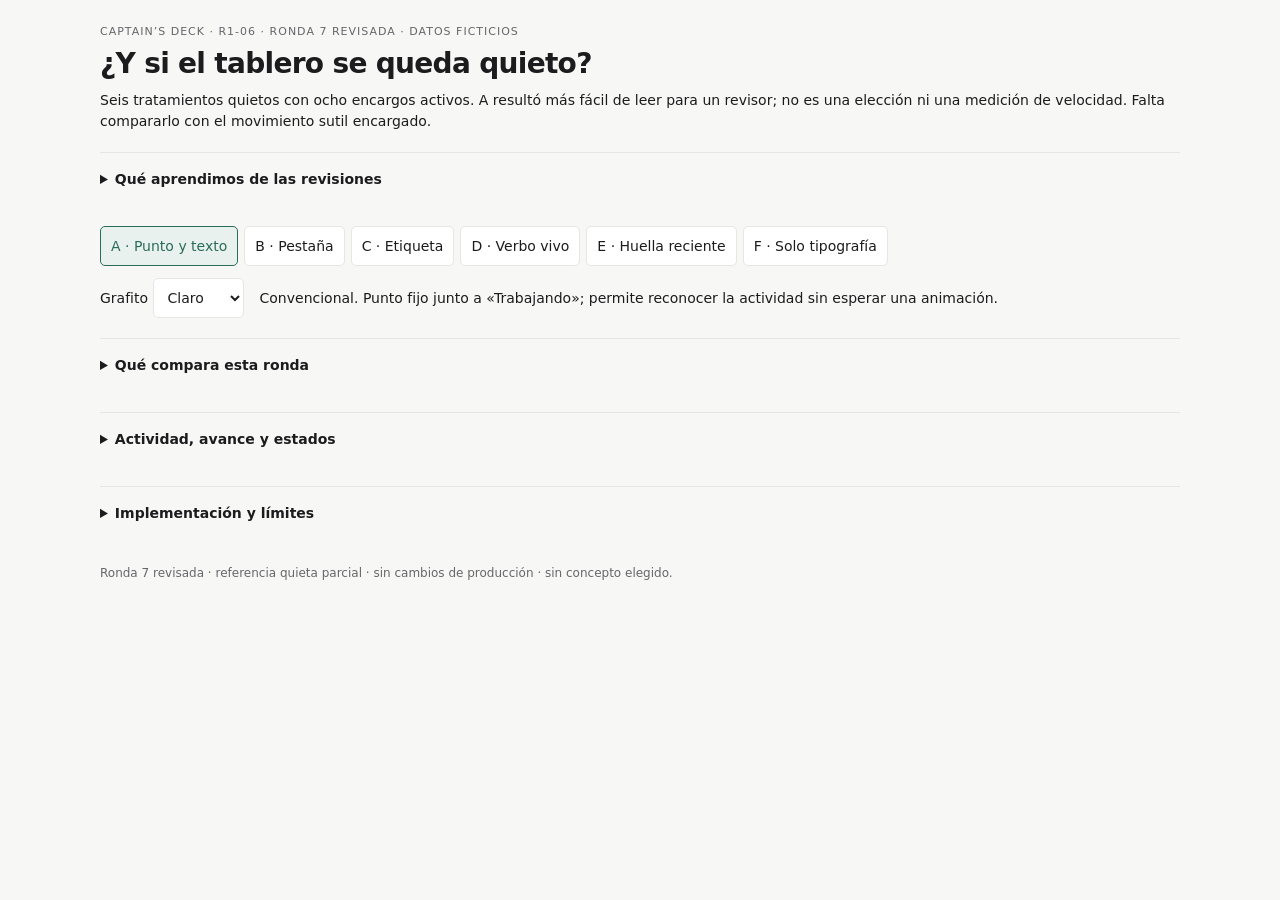
<file: docs/proposals/r1-06-progress.html>
<!doctype html>
<html lang="es" data-theme="light"><meta charset="utf-8"><meta name="viewport" content="width=device-width,initial-scale=1">
<title>Ronda 7 · Revisión integrada · Captain’s Deck</title>
<style>
:root{color-scheme:light;--canvas:#f7f7f6;--surface:#fff;--ink:#1c1c1e;--muted:#66666b;--line:#e6e6e3;--accent:#2a6b5a;--sel:#e9f1ee}
:root[data-theme=dark]{color-scheme:dark;--canvas:#141416;--surface:#1d1d20;--ink:#ececee;--muted:#a6a6ac;--line:#2e2e33;--accent:#7fd1b9;--sel:#22302b}
*{box-sizing:border-box}body{margin:0;background:var(--canvas);color:var(--ink);font:14px/1.5 system-ui,sans-serif}main{max-width:1970px;margin:auto;padding:24px 24px 48px}header,p,details{max-width:1080px;margin-inline:auto}h1{font-size:28px;line-height:1.2;letter-spacing:-.7px;margin:6px 0 10px}p{margin-block:8px 16px}small,.eyebrow{color:var(--muted)}.eyebrow{font-size:11px;text-transform:uppercase;letter-spacing:1px}nav{display:flex;flex-wrap:wrap;gap:6px;margin:20px auto 12px;max-width:1080px}button,select{font:inherit;background:var(--surface);color:var(--ink);border:1px solid var(--line);border-radius:5px;padding:8px 10px;min-height:40px;cursor:pointer}button[aria-pressed=true]{background:var(--sel);color:var(--accent);border-color:var(--accent)}button:focus-visible,select:focus-visible,summary:focus-visible{outline:2px solid var(--accent);outline-offset:2px}.toolbar{max-width:1080px;margin:auto;display:flex;gap:16px;align-items:center;flex-wrap:wrap}.toolbar label{white-space:nowrap}.toolbar p{flex:1;min-width:180px;margin:0}iframe{width:100%;height:1100px;display:block;border:0;margin-top:16px;background:var(--surface)}details{padding:16px 0;border-top:1px solid var(--line);margin-top:20px}summary{cursor:pointer;font-weight:600}details p{margin-top:12px}a{color:var(--accent)}code{overflow-wrap:anywhere}footer{max-width:1080px;margin:24px auto;color:var(--muted);font-size:12px}@media(max-width:600px){main{padding:20px 0 32px}header,nav,.toolbar,details,footer{margin-inline:14px}h1{font-size:24px}nav button{flex:1 1 30%;font-size:12px;padding:8px 5px}iframe{height:1600px}}
</style>
<main>
<header><div class="eyebrow">Captain’s Deck · R1-06 · ronda 7 revisada · datos ficticios</div><h1>¿Y si el tablero se queda quieto?</h1><p>Seis tratamientos quietos con ocho encargos activos. A resultó más fácil de leer para un revisor; no es una elección ni una medición de velocidad. Falta compararlo con el movimiento sutil encargado.</p><p><!--REVIEW_LINK--></p></header>
<details><summary>Qué aprendimos de las revisiones</summary><p><b>A, referencia de lectura.</b> El revisor identificó «Trabajando» sin esperar una animación. A, C y F son tratamientos cercanos, no seis familias completamente distintas. Ninguna opción está elegida.</p><p><b>Dos escalas.</b> «0 de 1 tarea hecha» cuenta tareas completas del encargo; «2 de 5 pasos · 40%» describe una tarea aún en curso. El revisor tuvo que reconciliarlas. La explicación aquí no demuestra que esa duda esté resuelta.</p><p><b>Qué sigue.</b> Ahora se muestra «Sigue: Comprobación» cuando el plan vigente lo declara. Si no hay un siguiente paso declarado, se dice así. No se inventa una dependencia, un responsable ni una fecha.</p><p><b>Frescura pendiente.</b> Las fechas y eventos están congelados. La revisión encontró una aparente contradicción entre fuente desactualizada y huella reciente; no se ha validado la coherencia con datos vivos. Un estado sin confirmar no prueba actividad.</p><p><b>Límites.</b> Fue un recorrido experto individual, sin cronómetro ni usuarios. No leyó el código ni las recomendaciones, pero los nombres y descripciones de la demo sí daban contexto: no fue totalmente ciego. No prueba comodidad sostenida ni una animación tranquila. La ronda 7 no exige cinco animaciones; falta la comparación acotada con movimiento y su revisión independiente.</p></details>
<nav aria-label="Patrones de actividad">
<button data-concept="a" aria-pressed="true">A · Punto y texto</button><button data-concept="b" aria-pressed="false">B · Pestaña</button><button data-concept="c" aria-pressed="false">C · Etiqueta</button><button data-concept="d" aria-pressed="false">D · Verbo vivo</button><button data-concept="e" aria-pressed="false">E · Huella reciente</button><button data-concept="f" aria-pressed="false">F · Solo tipografía</button>
</nav>
<div class="toolbar"><label>Grafito <select id="theme"><option value="light">Claro</option><option value="dark">Oscuro</option></select></label><p id="note">Convencional. Punto fijo junto a «Trabajando»; permite reconocer la actividad sin esperar una animación.</p></div>
<!--DECK_FRAME-->
<details><summary>Qué compara esta ronda</summary><p><b>A, B, C:</b> patrones conocidos: estado con punto, marca de margen y etiqueta. <b>D:</b> cambia el estado genérico por el verbo declarado de la tarea. <b>E:</b> añade la última evidencia de trabajo; cambia cuando llega un evento, sin reloj vivo. <b>F:</b> retira adornos y usa el peso del texto para jerarquizar lo activo.</p><p>A puede parecer presencia; B puede parecer selección; C repite ocho fondos; D necesita verbos fiables y espacio; E añade lectura y necesita un evento verificable; F es el más discreto y menos fácil de localizar. Son hipótesis para revisar, no resultados de usabilidad. La referencia inicial sugerida es A por familiaridad; E explora actividad basada en evidencia. No hay dirección elegida.</p></details>
<details><summary>Actividad, avance y estados</summary><p>Ocho encargos activos: cuatro con 2 de 5 pasos (40%) y cuatro con avance sin medir. El estado «Trabajando» nunca implica un porcentaje. La barra del encargo cuenta tareas completadas; la barra de pasos mide el trabajo de su única tarea. Completar pasos no demuestra instalación.</p><p>Espera, estacionado y dato viejo quedan quietos y sin barra de pasos. El dato viejo se presenta como «Sin confirmar». Ninguna variante presenta movimiento, incluso sin activar <code>prefers-reduced-motion</code>. Las horas y eventos de la demostración son ficticios y están congelados; una versión real solo los cambiaría al recibir evidencia.</p></details>
<details><summary>Implementación y límites</summary><p>Esta página ejecuta el HTML, CSS y JavaScript reales del Deck en un iframe offline. La capa de propuesta cambia únicamente señales de las filas y el slot de avance. Buscar, expandir encargos y cambiar de tema funcionan dentro de la interfaz. Las mutaciones y llamadas externas están desactivadas. No hay paneles laterales, diálogos ni recuadros de ayuda añadidos.</p><p>Diseño: tokens Grafito y ritmo de lista Day Attendant del propio <code>web/static/deck.css</code>. Los estilos son locales, sin CDN ni fuentes externas. La entrega quieta original verificó 24 combinaciones de patrón, tema y tamaño, y otras 24 con movimiento reducido. Las revisiones visual y de lectura ya se incorporaron como evidencia parcial; no equivalen a selección o aprobación. El contraste con movimiento todavía no está integrado.</p></details>
<footer>Ronda 7 revisada · referencia quieta parcial · sin cambios de producción · sin concepto elegido.</footer>
</main>
<script>
const notes={a:'Convencional. Punto fijo junto a «Trabajando»; permite reconocer la actividad sin esperar una animación.',b:'Convencional. Una pestaña de 2 px marca el margen de la fila; no recorre el contorno.',c:'Convencional. Etiqueta discreta en el propio estado, sin teñir toda la tarjeta.',d:'Exploración. El estado dice qué hace ahora: «Investigando», «Conectando»… sin porcentaje implícito.',e:'Exploración. Una huella del último evento sustituye el latido: evidencia de trabajo, sin reloj que salte.',f:'Exploración. La actividad se expresa con peso tipográfico; no se añade ningún dibujo.'};
let selected='a';const frame=document.getElementById('demo');
function update(){document.querySelectorAll('[data-concept]').forEach(b=>b.setAttribute('aria-pressed',String(b.dataset.concept===selected)));document.getElementById('note').textContent=notes[selected];document.documentElement.dataset.theme=document.getElementById('theme').value;frame.contentWindow.postMessage({proposal:'appearance',concept:selected,theme:document.getElementById('theme').value},'*');}
document.querySelectorAll('[data-concept]').forEach(b=>b.onclick=()=>{selected=b.dataset.concept;update();});document.getElementById('theme').onchange=update;frame.addEventListener('load',update);
window.addEventListener('message',e=>{if(e.source===frame.contentWindow&&e.data?.proposal==='height'&&Number.isFinite(e.data.height))frame.style.height=Math.max(600,e.data.height)+'px';});
</script></html>
</file>
